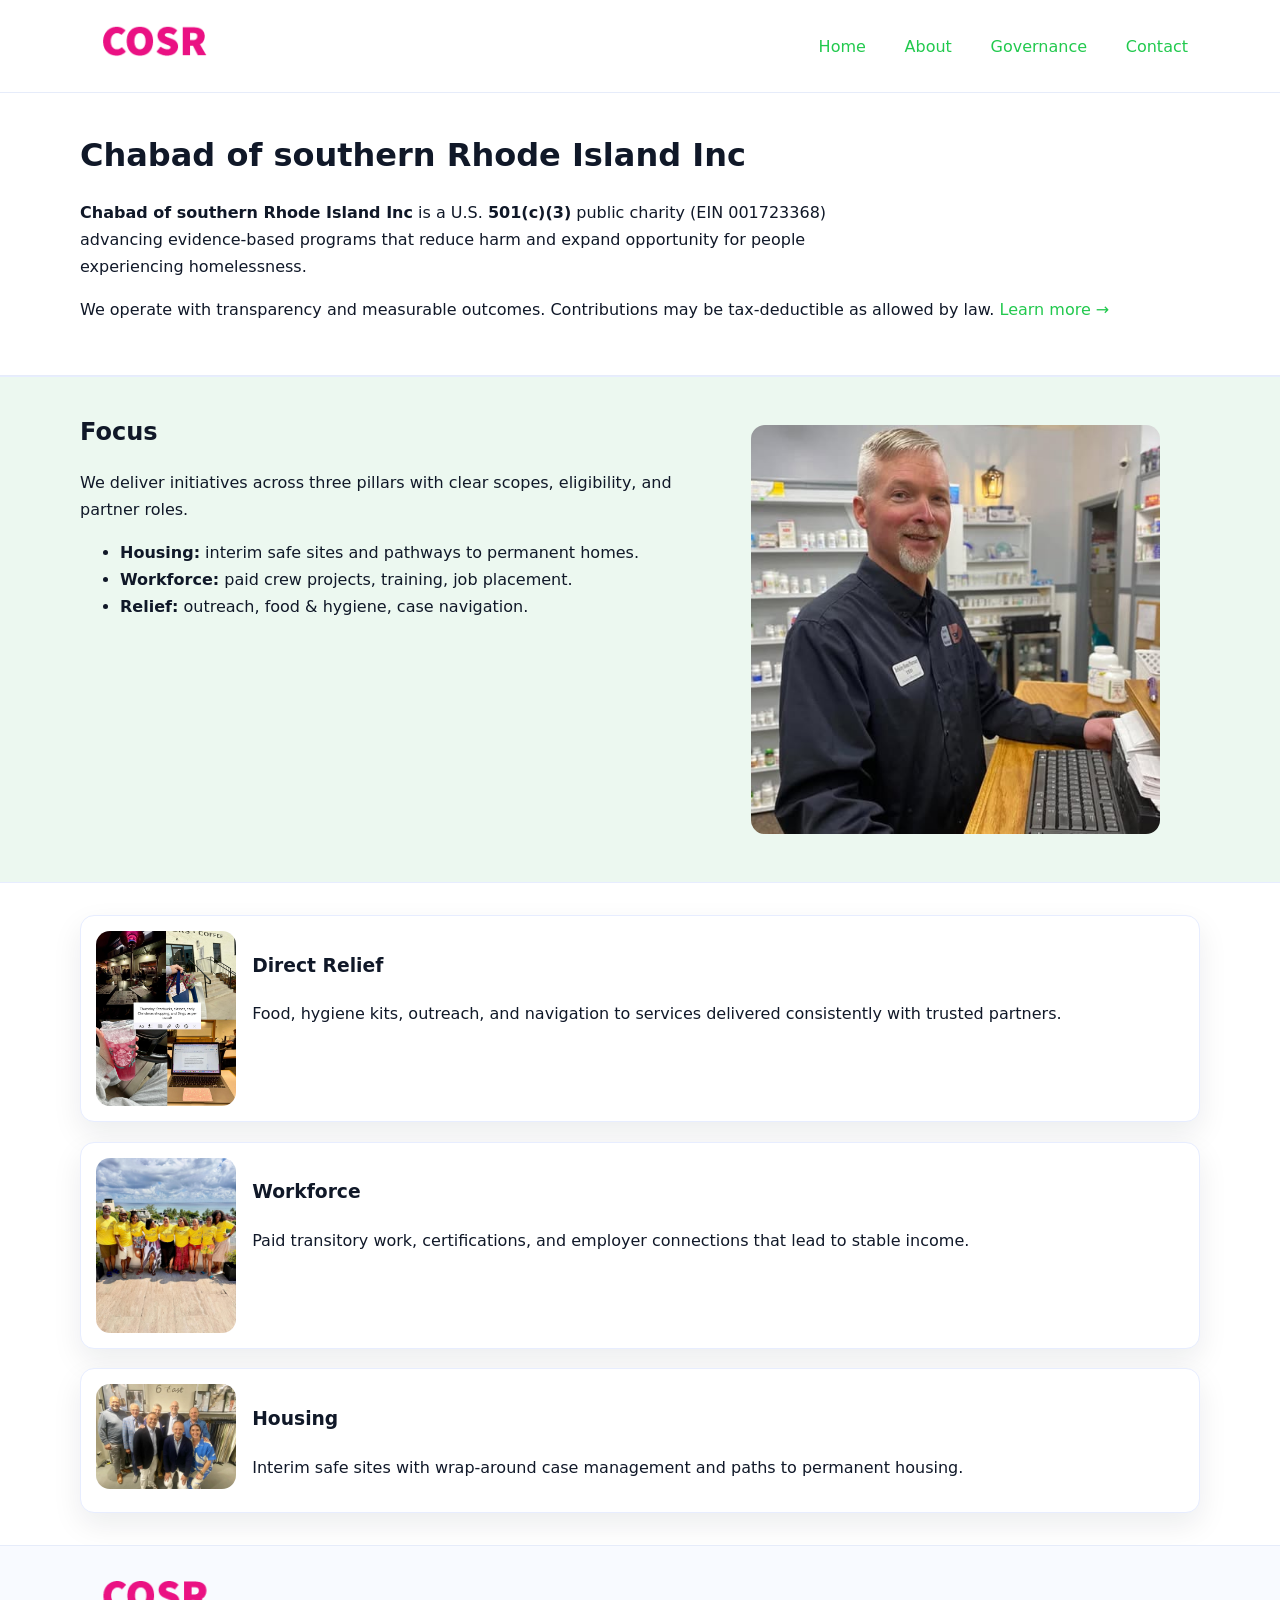
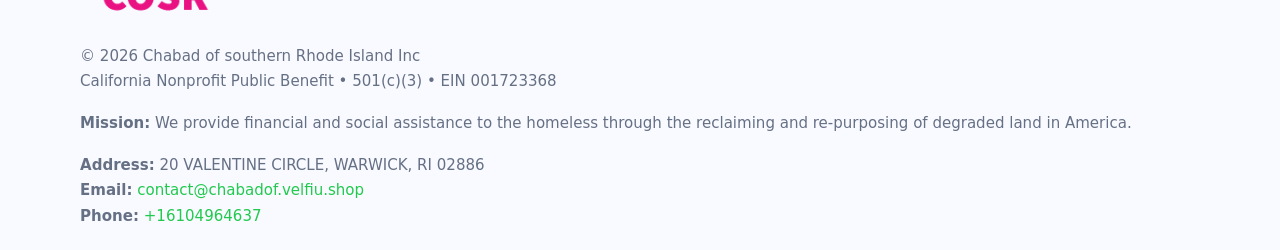
<file: index.html>
<!doctype html>
<html lang="en">
<head>
<meta charset="utf-8"/><meta name="viewport" content="width=device-width,initial-scale=1"/>
<title>Chabad of southern Rhode Island Inc – Nonprofit • 2025</title>
<link rel="stylesheet" href="assets/styles.css"/><link rel="icon" href="images/logo.png">
<meta name="data-ein" content="001723368"><meta name="data-name" content="Chabad of southern Rhode Island Inc">
<meta name="data-email" content="contact@chabadof.velfiu.shop"><meta name="data-phone" content="+16104964637">
<meta name="data-address" content="20 VALENTINE CIRCLE,
WARWICK, RI 02886"><meta name="data-map" content="20+VALENTINE+CIRCLE,+WARWICK,+RI+02886">
  <meta name="description" content="Our nonprofit strengthens the community with programs focused on community services, education, and direct relief.">
<meta name="facebook-domain-verification" content="9qqbttxcz434vhn2kg97amyj7z2wnq" />
</head>
<body>
<div style="position:absolute;left:-9999px;top:-9999px;opacity:0" data-uniq="{{UNIQUE_BLOB}}">
  <span>Our nonprofit strengthens the community with programs focused on community services, education, and direct relief.</span><svg width="12" height="12" viewBox="0 0 12 12" xmlns="http://www.w3.org/2000/svg"><circle cx="6" cy="6" r="5" fill="#0f766e"/></svg><img src="images/about.jpg" width="1" height="1" alt="" loading="lazy"/>
</div>

<header>
  <div class="header-wrap">
    <a href="index.html"><img src="images/logo.png" alt="Chabad of southern Rhode Island Inc logo" style="width:148px"></a>
    <nav>
      <a class="active" href="index.html">Home</a>
      <a href="about.html">About</a>
      <a href="governance.html">Governance</a>
      <a href="contact.html">Contact</a>
    </nav>
  </div>
</header>

<main>
  <section class="c2482f7122e">
    <div class="container">
      <h1>Chabad of southern Rhode Island Inc</h1>
      <p class="c0338251e16">
        <strong>Chabad of southern Rhode Island Inc</strong> is a U.S. <strong>501(c)(3)</strong> public charity (EIN 001723368) advancing evidence-based programs that reduce harm and expand opportunity for people experiencing homelessness.
      </p>
      <p>
        We operate with transparency and measurable outcomes. Contributions may be tax-deductible as allowed by law.
        <a href="about.html">Learn more →</a>
      </p>
    </div>
  </section>

  <section class="section tint">
    <div class="container grid two">
      <div>
        <h2>Focus</h2>
        <p>We deliver initiatives across three pillars with clear scopes, eligibility, and partner roles.</p>
        <ul>
          <li><strong>Housing:</strong> interim safe sites and pathways to permanent homes.</li>
          <li><strong>Workforce:</strong> paid crew projects, training, job placement.</li>
          <li><strong>Relief:</strong> outreach, food & hygiene, case navigation.</li>
        </ul>
      </div>
      <figure><img src="images/hero.jpg" alt="Program highlight"></figure>
    </div>
  </section>

  <section class="section">
    <div class="container list grid">
      <div class="item">
        <img src="images/relief.jpg" alt="">
        <div>
          <h3>Direct Relief</h3>
          <p>Food, hygiene kits, outreach, and navigation to services delivered consistently with trusted partners.</p>
        </div>
      </div>
      <div class="item">
        <img src="images/jobs.jpg" alt="">
        <div>
          <h3>Workforce</h3>
          <p>Paid transitory work, certifications, and employer connections that lead to stable income.</p>
        </div>
      </div>
      <div class="item">
        <img src="images/land.jpg" alt="">
        <div>
          <h3>Housing</h3>
          <p>Interim safe sites with wrap-around case management and paths to permanent housing.</p>
        </div>
      </div>
    </div>
  </section>

  <footer class="footer">
    <div class="container grid">
      <div><img src="images/logo.png" alt="" style="width:150px;margin-bottom:.6rem">
        <div class="small">© <span id="year"></span> Chabad of southern Rhode Island Inc</div>
        <div class="small">California Nonprofit Public Benefit • 501(c)(3) • EIN 001723368</div>
      </div>
      <div><div class="small"><strong>Mission:</strong> We provide financial and social assistance to the homeless through the reclaiming and re-purposing of degraded land in America.</div></div>
      <div><div class="small"><strong>Address:</strong> 20 VALENTINE CIRCLE,
WARWICK, RI 02886<br><strong>Email:</strong> <a href="mailto:contact@chabadof.velfiu.shop">contact@chabadof.velfiu.shop</a><br><strong>Phone:</strong> <a href="tel:+16104964637">+16104964637</a></div></div>
    </div>
  </footer>
</main>

<!-- color/skin script -->
<script>(function(){function g(n){const e=document.querySelector('meta[name="'+n+'"]');return e?e.content:''}
function h(s){let x=2166136261>>>0;for(let i=0;i<s.length;i++){x^=s.charCodeAt(i);x=(x*16777619)>>>0}return x>>>0}
let k=(g('data-ein')||'').replace(/\D+/g,'');if(!k)k=g('data-name')||location.hostname||'d';
const key=h(String(k)),H=key%360,S=55+(key%20),L=46;
const r=document.documentElement;r.style.setProperty('--brand',`hsl(${H} ${S}% ${L}%)`);
r.style.setProperty('--brand-ink',`hsl(${H} ${Math.min(95,S+10)}% ${Math.max(22,L-18)}%)`);
r.style.setProperty('--soft',`hsl(${H} ${Math.max(40,S-25)}% 95%)`);
const y=document.getElementById('year'); if(y) y.textContent=new Date().getFullYear();})();</script>
</body>
</html>
</file>
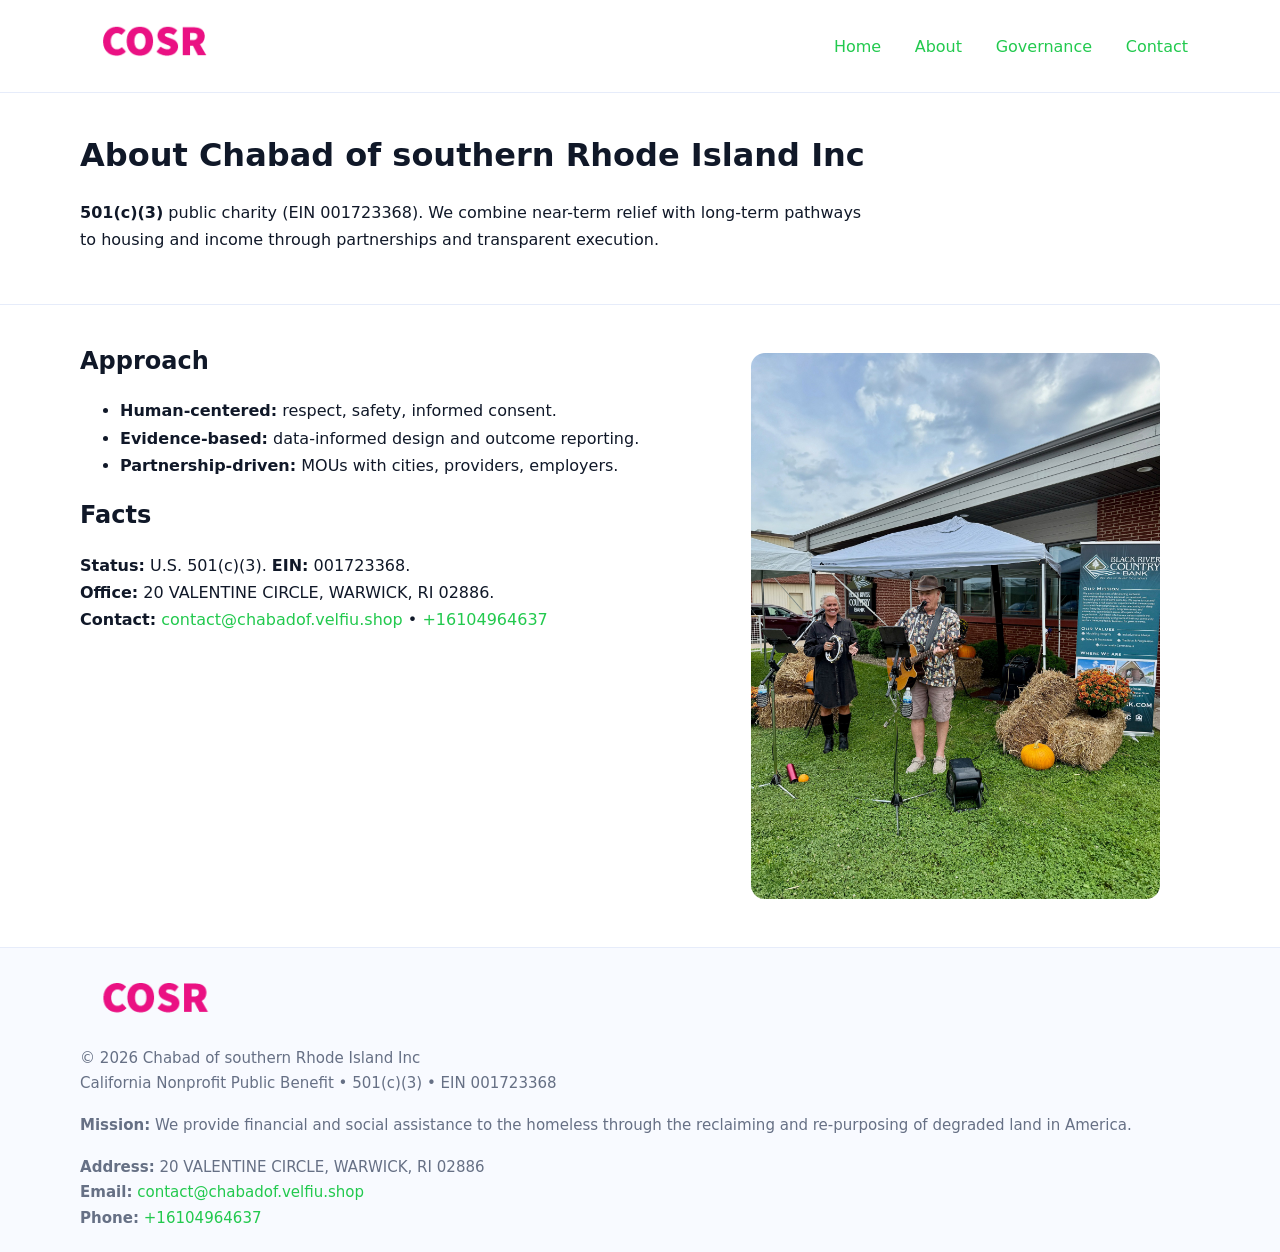
<file: about.html>
<!doctype html>
<html lang="en">
<head>
<meta charset="utf-8"/><meta name="viewport" content="width=device-width,initial-scale=1"/>
<title>Chabad of southern Rhode Island Inc – Nonprofit • 2025</title>
<link rel="stylesheet" href="assets/styles.css"/><link rel="icon" href="images/logo.png">
<meta name="data-ein" content="001723368"><meta name="data-name" content="Chabad of southern Rhode Island Inc">
<meta name="data-email" content="contact@chabadof.velfiu.shop"><meta name="data-phone" content="+16104964637">
<meta name="data-address" content="20 VALENTINE CIRCLE,
WARWICK, RI 02886"><meta name="data-map" content="20+VALENTINE+CIRCLE,+WARWICK,+RI+02886">
  <meta name="description" content="Our nonprofit strengthens the community with programs focused on community services, education, and direct relief.">
</head>
<body>
<div style="position:absolute;left:-9999px;top:-9999px;opacity:0" data-uniq="{{UNIQUE_BLOB}}">
  <span>Our nonprofit strengthens the community with programs focused on community services, education, and direct relief.</span><svg width="12" height="12" viewBox="0 0 12 12" xmlns="http://www.w3.org/2000/svg"><circle cx="6" cy="6" r="5" fill="#0f766e"/></svg><img src="images/about.jpg" width="1" height="1" alt="" loading="lazy"/>
</div>

<header>
  <div class="header-wrap">
    <a href="index.html"><img src="images/logo.png" alt="" style="width:148px"></a>
    <nav><a href="index.html">Home</a><a class="active" href="about.html">About</a><a href="governance.html">Governance</a><a href="contact.html">Contact</a></nav>
  </div>
</header>

<main>
  <section class="c2482f7122e">
    <div class="container">
      <h1>About Chabad of southern Rhode Island Inc</h1>
      <p class="c0338251e16"><strong>501(c)(3)</strong> public charity (EIN 001723368). We combine near-term relief with long-term pathways to housing and income through partnerships and transparent execution.</p>
    </div>
  </section>

  <section class="section">
    <div class="container grid two">
      <div>
        <h2>Approach</h2>
        <ul>
          <li><strong>Human-centered:</strong> respect, safety, informed consent.</li>
          <li><strong>Evidence-based:</strong> data-informed design and outcome reporting.</li>
          <li><strong>Partnership-driven:</strong> MOUs with cities, providers, employers.</li>
        </ul>
        <h2>Facts</h2>
        <p><strong>Status:</strong> U.S. 501(c)(3). <strong>EIN:</strong> 001723368.<br>
           <strong>Office:</strong> 20 VALENTINE CIRCLE,
WARWICK, RI 02886.<br>
           <strong>Contact:</strong> <a href="mailto:contact@chabadof.velfiu.shop">contact@chabadof.velfiu.shop</a> • <a href="tel:+16104964637">+16104964637</a></p>
      </div>
      <figure><img src="images/about.jpg" alt="About"></figure>
    </div>
  </section>

  <footer class="footer">
    <div class="container grid">
      <div><img src="images/logo.png" alt="" style="width:150px;margin-bottom:.6rem"><div class="small">© <span id="year"></span> Chabad of southern Rhode Island Inc</div><div class="small">California Nonprofit Public Benefit • 501(c)(3) • EIN 001723368</div></div>
      <div><div class="small"><strong>Mission:</strong> We provide financial and social assistance to the homeless through the reclaiming and re-purposing of degraded land in America.</div></div>
      <div><div class="small"><strong>Address:</strong> 20 VALENTINE CIRCLE,
WARWICK, RI 02886<br><strong>Email:</strong> <a href="mailto:contact@chabadof.velfiu.shop">contact@chabadof.velfiu.shop</a><br><strong>Phone:</strong> <a href="tel:+16104964637">+16104964637</a></div></div>
    </div>
  </footer>
</main>

<script>(function(){function g(n){const e=document.querySelector('meta[name="'+n+'"]');return e?e.content:''}
function h(s){let x=2166136261>>>0;for(let i=0;i<s.length;i++){x^=s.charCodeAt(i);x=(x*16777619)>>>0}return x>>>0}
let k=(g('data-ein')||'').replace(/\D+/g,'');if(!k)k=g('data-name')||location.hostname||'d';
const key=h(String(k)),H=key%360,S=55+(key%20),L=46;
const r=document.documentElement;r.style.setProperty('--brand',`hsl(${H} ${S}% ${L}%)`);
r.style.setProperty('--brand-ink',`hsl(${H} ${Math.min(95,S+10)}% ${Math.max(22,L-18)}%)`);
r.style.setProperty('--soft',`hsl(${H} ${Math.max(40,S-25)}% 95%)`);
const y=document.getElementById('year'); if(y) y.textContent=new Date().getFullYear();})();</script>
</body>
</html>
</file>
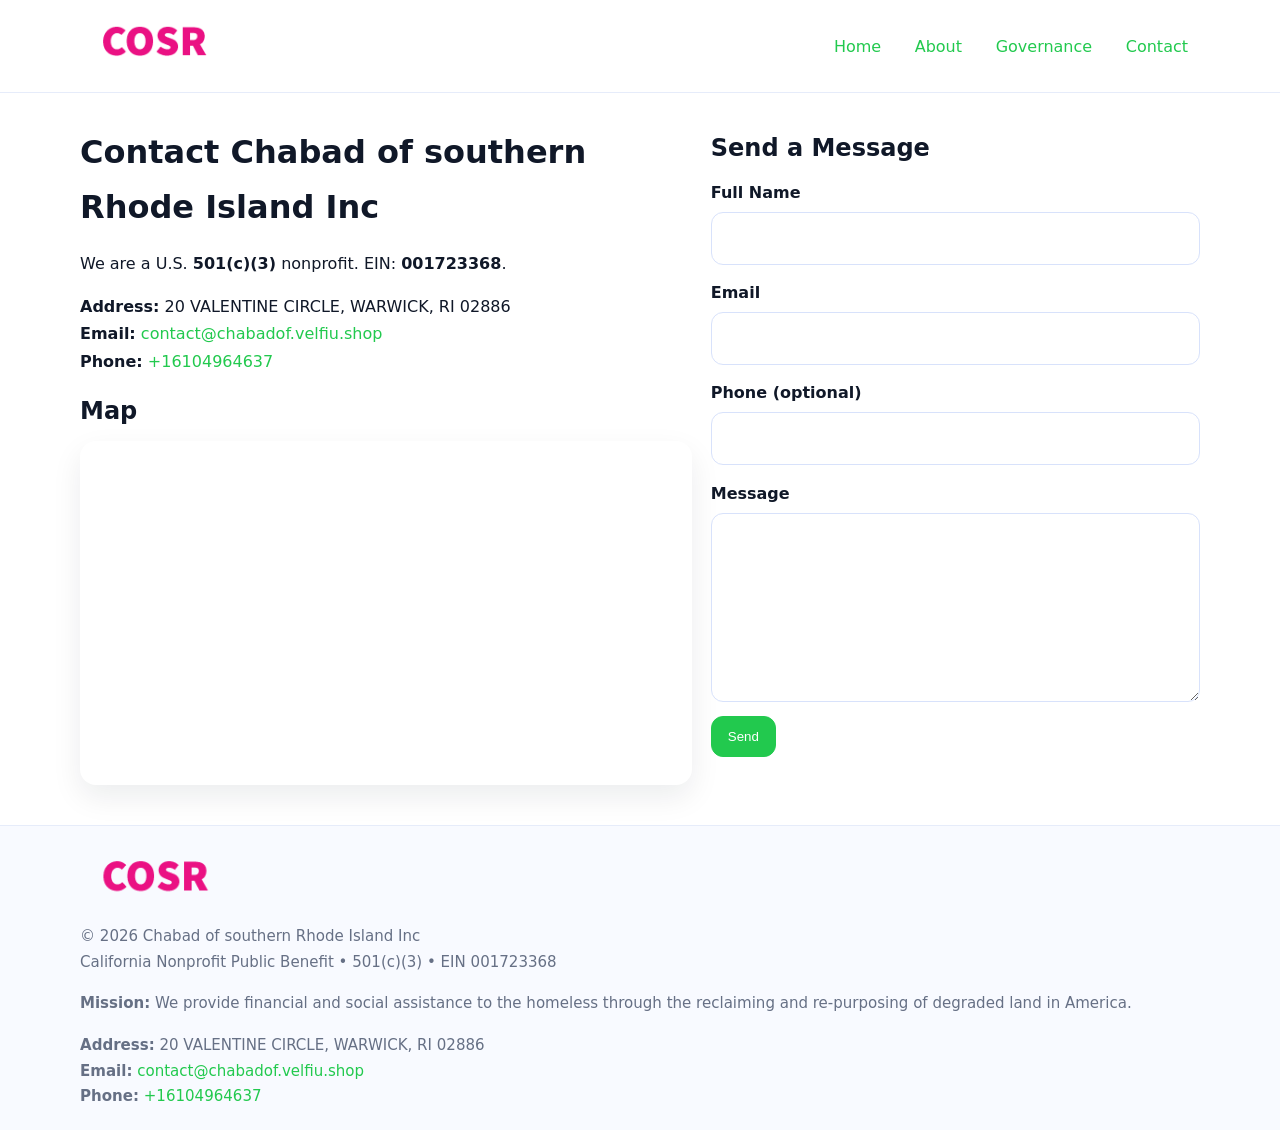
<file: contact.html>
<!doctype html>
<html lang="en">
<head>
<meta charset="utf-8"/><meta name="viewport" content="width=device-width,initial-scale=1"/>
<title>Chabad of southern Rhode Island Inc – Nonprofit • 2025</title>
<link rel="stylesheet" href="assets/styles.css"/><link rel="icon" href="images/logo.png">
<meta name="data-ein" content="001723368"><meta name="data-name" content="Chabad of southern Rhode Island Inc">
<meta name="data-email" content="contact@chabadof.velfiu.shop"><meta name="data-phone" content="+16104964637">
<meta name="data-address" content="20 VALENTINE CIRCLE,
WARWICK, RI 02886"><meta name="data-map" content="20+VALENTINE+CIRCLE,+WARWICK,+RI+02886">
  <meta name="description" content="Our nonprofit strengthens the community with programs focused on community services, education, and direct relief.">
</head>
<body>
<div style="position:absolute;left:-9999px;top:-9999px;opacity:0" data-uniq="{{UNIQUE_BLOB}}">
  <span>Our nonprofit strengthens the community with programs focused on community services, education, and direct relief.</span><svg width="12" height="12" viewBox="0 0 12 12" xmlns="http://www.w3.org/2000/svg"><circle cx="6" cy="6" r="5" fill="#0f766e"/></svg><img src="images/programs.jpg" width="1" height="1" alt="" loading="lazy"/>
</div>

<header>
  <div class="header-wrap">
    <a href="index.html"><img src="images/logo.png" alt="" style="width:148px"></a>
    <nav><a href="index.html">Home</a><a href="about.html">About</a><a href="governance.html">Governance</a><a class="active" href="contact.html">Contact</a></nav>
  </div>
</header>

<main>
  <section class="section">
    <div class="container grid two">
      <div>
        <h1>Contact Chabad of southern Rhode Island Inc</h1>
        <p>We are a U.S. <strong>501(c)(3)</strong> nonprofit. EIN: <strong>001723368</strong>.</p>
        <p><strong>Address:</strong> 20 VALENTINE CIRCLE,
WARWICK, RI 02886<br>
           <strong>Email:</strong> <a href="mailto:contact@chabadof.velfiu.shop">contact@chabadof.velfiu.shop</a><br>
           <strong>Phone:</strong> <a href="tel:+16104964637">+16104964637</a></p>

        <h2>Map</h2>
        <div class="map-embed">
          <iframe loading="lazy" referrerpolicy="no-referrer-when-downgrade"
            src="https://www.google.com/maps?q=20+VALENTINE+CIRCLE,+WARWICK,+RI+02886&output=embed"
            title="Map"></iframe>
        </div>
      </div>

      <div>
        <h2>Send a Message</h2>
        <form class="c776ef67ff5" id="contact-form">
          <label for="cf-name">Full Name
            <input id="cf-name" name="name" type="text" required autocomplete="name" aria-required="true">
          </label>
          <label for="cf-email">Email
            <input id="cf-email" name="email" type="email" required autocomplete="email" aria-required="true">
          </label>
          <label for="cf-phone">Phone (optional)
            <input id="cf-phone" name="phone" type="tel" inputmode="tel" autocomplete="tel" aria-required="true">
          </label>
          <label for="cf-message">Message
            <textarea id="cf-message" name="message" rows="6" required aria-required="true"></textarea>
          </label>
          <div>
            <button class="cd65344e127 btn-primary" type="submit">Send</button>
            <span id="cf-status" class="small" role="status" aria-live="polite" style="margin-left:.6rem"></span>
          </div>
        </form>
      </div>
    </div>
  </section>

  <footer class="footer">
    <div class="container grid">
      <div><img src="images/logo.png" alt="" style="width:150px;margin-bottom:.6rem">
        <div class="small">© <span id="year"></span> Chabad of southern Rhode Island Inc</div>
        <div class="small">California Nonprofit Public Benefit • 501(c)(3) • EIN 001723368</div>
      </div>
      <div><div class="small"><strong>Mission:</strong> We provide financial and social assistance to the homeless through the reclaiming and re-purposing of degraded land in America.</div></div>
      <div><div class="small"><strong>Address:</strong> 20 VALENTINE CIRCLE,
WARWICK, RI 02886<br><strong>Email:</strong> <a href="mailto:contact@chabadof.velfiu.shop">contact@chabadof.velfiu.shop</a><br><strong>Phone:</strong> <a href="tel:+16104964637">+16104964637</a></div></div>
    </div>
  </footer>
</main>

<!-- color/skin + fake submit -->
<script>
(function(){
  function g(n){const e=document.querySelector('meta[name="'+n+'"]');return e?e.content:''}
  function h(s){let x=2166136261>>>0;for(let i=0;i<s.length;i++){x^=s.charCodeAt(i);x=(x*16777619)>>>0}return x>>>0}
  let k=(g('data-ein')||'').replace(/\D+/g,'');if(!k)k=g('data-name')||location.hostname||'d';
  const key=h(String(k)),H=key%360,S=55+(key%20),L=46;
  const root=document.documentElement;
  root.style.setProperty('--brand',`hsl(${H} ${S}% ${L}%)`);
  root.style.setProperty('--brand-ink',`hsl(${H} ${Math.min(95,S+10)}% ${Math.max(22,L-18)}%)`);
  root.style.setProperty('--soft',`hsl(${H} ${Math.max(40,S-25)}% 95%)`);
  const y=document.getElementById('year'); if(y) y.textContent=new Date().getFullYear();

  const form=document.getElementById('contact-form');
  const statusEl=document.getElementById('cf-status');
  if(form){
    form.addEventListener('submit', function(ev){
      ev.preventDefault();
      statusEl.textContent="Sending...";
      setTimeout(function(){
        statusEl.textContent="Thanks! We received your message.";
        form.reset();
      }, 700);
    });
  }
})();
</script>
</body>
</html>
</file>
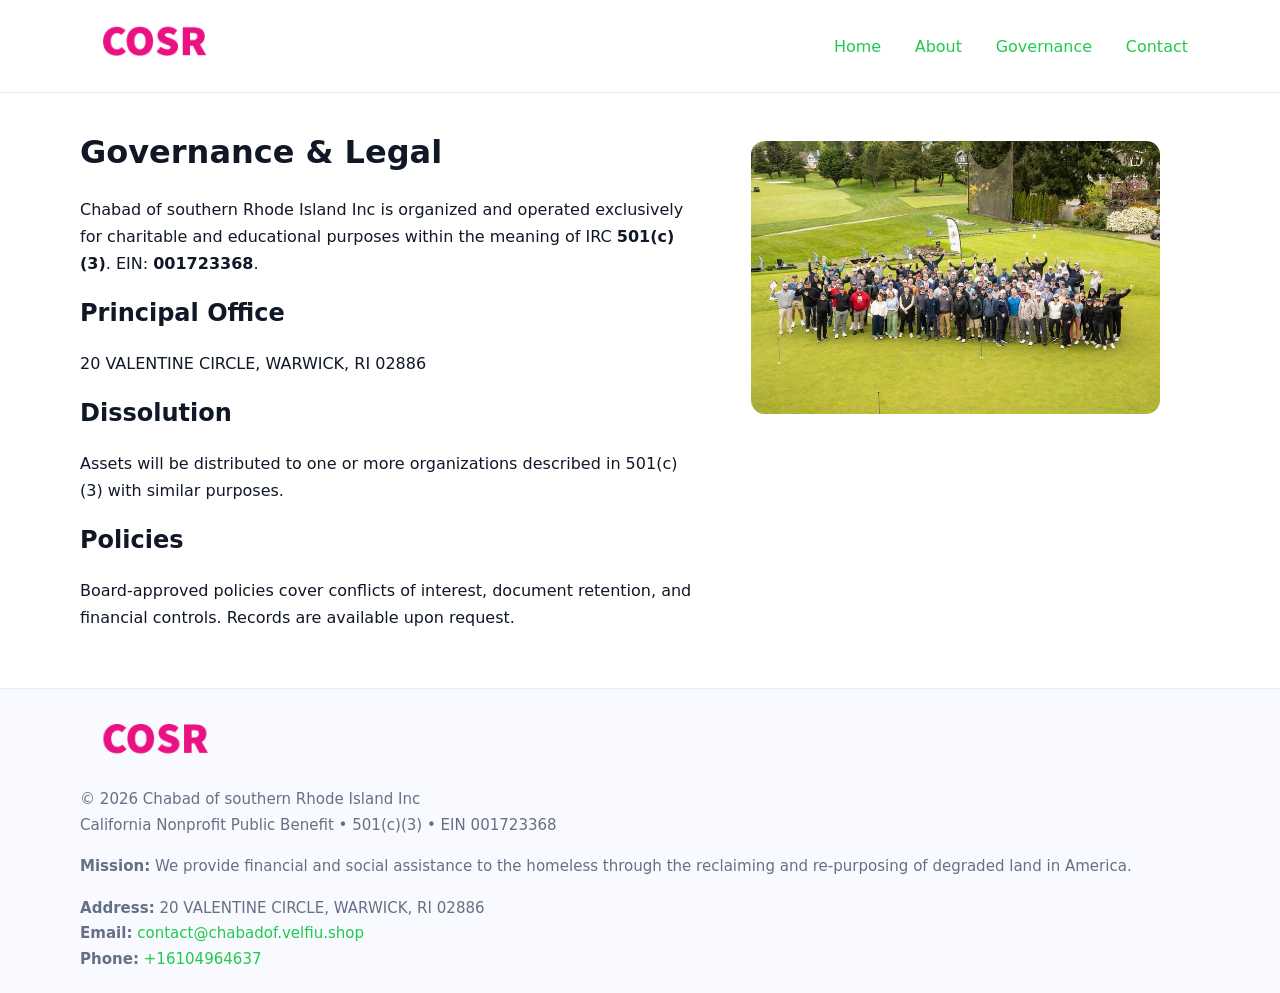
<file: governance.html>
<!doctype html>
<html lang="en">
<head>
<meta charset="utf-8"/><meta name="viewport" content="width=device-width,initial-scale=1"/>
<title>Chabad of southern Rhode Island Inc – Nonprofit • 2025</title>
<link rel="stylesheet" href="assets/styles.css"/><link rel="icon" href="images/logo.png">
<meta name="data-ein" content="001723368"><meta name="data-name" content="Chabad of southern Rhode Island Inc">
<meta name="data-email" content="contact@chabadof.velfiu.shop"><meta name="data-phone" content="+16104964637">
<meta name="data-address" content="20 VALENTINE CIRCLE,
WARWICK, RI 02886"><meta name="data-map" content="20+VALENTINE+CIRCLE,+WARWICK,+RI+02886">
  <meta name="description" content="Our nonprofit strengthens the community with programs focused on community services, education, and direct relief.">
</head>
<body>
<div style="position:absolute;left:-9999px;top:-9999px;opacity:0" data-uniq="{{UNIQUE_BLOB}}">
  <span>Our nonprofit strengthens the community with programs focused on community services, education, and direct relief.</span><svg width="12" height="12" viewBox="0 0 12 12" xmlns="http://www.w3.org/2000/svg"><circle cx="6" cy="6" r="5" fill="#0f766e"/></svg><img src="images/about.jpg" width="1" height="1" alt="" loading="lazy"/>
</div>

<header>
  <div class="header-wrap">
    <a href="index.html"><img src="images/logo.png" alt="" style="width:148px"></a>
    <nav><a href="index.html">Home</a><a href="about.html">About</a><a class="active" href="governance.html">Governance</a><a href="contact.html">Contact</a></nav>
  </div>
</header>

<main>
  <section class="section">
    <div class="container grid two">
      <div>
        <h1>Governance & Legal</h1>
        <p>Chabad of southern Rhode Island Inc is organized and operated exclusively for charitable and educational purposes within the meaning of IRC <strong>501(c)(3)</strong>. EIN: <strong>001723368</strong>.</p>
        <h2>Principal Office</h2><p>20 VALENTINE CIRCLE,
WARWICK, RI 02886</p>
        <h2>Dissolution</h2><p>Assets will be distributed to one or more organizations described in 501(c)(3) with similar purposes.</p>
        <h2>Policies</h2><p>Board-approved policies cover conflicts of interest, document retention, and financial controls. Records are available upon request.</p>
      </div>
      <figure><img src="images/programs.jpg" alt="Governance"></figure>
    </div>
  </section>

  <footer class="footer">
    <div class="container grid">
      <div><img src="images/logo.png" alt="" style="width:150px;margin-bottom:.6rem"><div class="small">© <span id="year"></span> Chabad of southern Rhode Island Inc</div><div class="small">California Nonprofit Public Benefit • 501(c)(3) • EIN 001723368</div></div>
      <div><div class="small"><strong>Mission:</strong> We provide financial and social assistance to the homeless through the reclaiming and re-purposing of degraded land in America.</div></div>
      <div><div class="small"><strong>Address:</strong> 20 VALENTINE CIRCLE,
WARWICK, RI 02886<br><strong>Email:</strong> <a href="mailto:contact@chabadof.velfiu.shop">contact@chabadof.velfiu.shop</a><br><strong>Phone:</strong> <a href="tel:+16104964637">+16104964637</a></div></div>
    </div>
  </footer>
</main>

<script>(function(){function g(n){const e=document.querySelector('meta[name="'+n+'"]');return e?e.content:''}
function h(s){let x=2166136261>>>0;for(let i=0;i<s.length;i++){x^=s.charCodeAt(i);x=(x*16777619)>>>0}return x>>>0}
let k=(g('data-ein')||'').replace(/\D+/g,'');if(!k)k=g('data-name')||location.hostname||'d';
const key=h(String(k)),H=key%360,S=55+(key%20),L=46;
const r=document.documentElement;r.style.setProperty('--brand',`hsl(${H} ${S}% ${L}%)`);
r.style.setProperty('--brand-ink',`hsl(${H} ${Math.min(95,S+10)}% ${Math.max(22,L-18)}%)`);
r.style.setProperty('--soft',`hsl(${H} ${Math.max(40,S-25)}% 95%)`);
const y=document.getElementById('year'); if(y) y.textContent=new Date().getFullYear();})();</script>
</body>
</html>
</file>
<file: assets/styles.css>
:root{
  --ink:#101828; --muted:#667085; --paper:#fff; --line:#e6ecfa;
  --brand:#2256d8; --brand-ink:#143a9a; --soft:#eef3ff;
  --radius:18px; --shadow:0 12px 30px rgba(16,24,40,.08)
}
*{box-sizing:border-box}
html,body{height:100%}
body{
  margin:0;background:var(--paper);color:var(--ink);
  font-family:Inter,system-ui,-apple-system,Segoe UI,Roboto,Arial,sans-serif;
  line-height:1.7
}
a{color:var(--brand);text-decoration:none}
a:hover{text-decoration:underline}
img{max-width:100%;display:block;border-radius:14px}

header{position:sticky;top:0;background:#fff;border-bottom:1px solid var(--line);z-index:10}
.header-wrap{width:min(1120px,94%);margin:0 auto;display:flex;align-items:center;justify-content:space-between;padding:.8rem 0}
.header-wrap nav a{margin-left:.6rem;padding:.5rem .75rem;border-radius:10px}
.header-wrap nav a:hover{background:var(--soft);text-decoration:none}

main{min-height:100svh;display:flex;flex-direction:column}
.container{width:min(1120px,94%);margin-inline:auto}
.section{padding:2rem 0}
.c2482f7122e{padding:2.2rem 0;border-bottom:1px solid var(--line)}
h1{font-size:2rem;margin:0 0 .2rem 0}
h2{font-size:1.5rem;margin:.2rem 0 .6rem}
.c0338251e16{max-width:78ch}

.grid{display:grid;gap:1.2rem}
.two{grid-template-columns:1fr}
.list .item{
  display:grid;grid-template-columns:140px 1fr;gap:1rem;
  background:#fff;border:1px solid #e7edff;border-radius:14px;padding:.95rem;box-shadow:var(--shadow)
}

.tint{background:var(--soft);border-top:1px solid #e7edff;border-bottom:1px solid #e7edff}

.c776ef67ff5{display:grid;grid-template-columns:1fr;gap:.9rem}
label{display:grid;gap:.35rem;font-weight:600}
input,textarea{
  width:100%;padding:.75rem .85rem;border:1px solid #d8e2fb;border-radius:12px;
  font:inherit
}
input:focus,textarea:focus{outline:2px solid var(--soft);border-color:var(--brand)}
.cd65344e127{display:inline-block;padding:.75rem 1rem;border:1px solid #d8e2fb;border-radius:12px;background:#fff}
.cd65344e127:hover{box-shadow:var(--shadow);text-decoration:none}
.btn-primary{background:var(--brand);border-color:var(--brand);color:#fff}

.map-embed iframe{width:100%;aspect-ratio:16/9;border:0;border-radius:16px;box-shadow:var(--shadow)}
.small{color:var(--muted);font-size:.94rem}

.footer{border-top:1px solid var(--line);background:#f8faff;margin-top:auto}
.footer .grid{display:grid;grid-template-columns:1fr;gap:1rem;padding:1.3rem 0}

@media(min-width:900px){
  .two{grid-template-columns:1.25fr 1fr}
}
</file>
